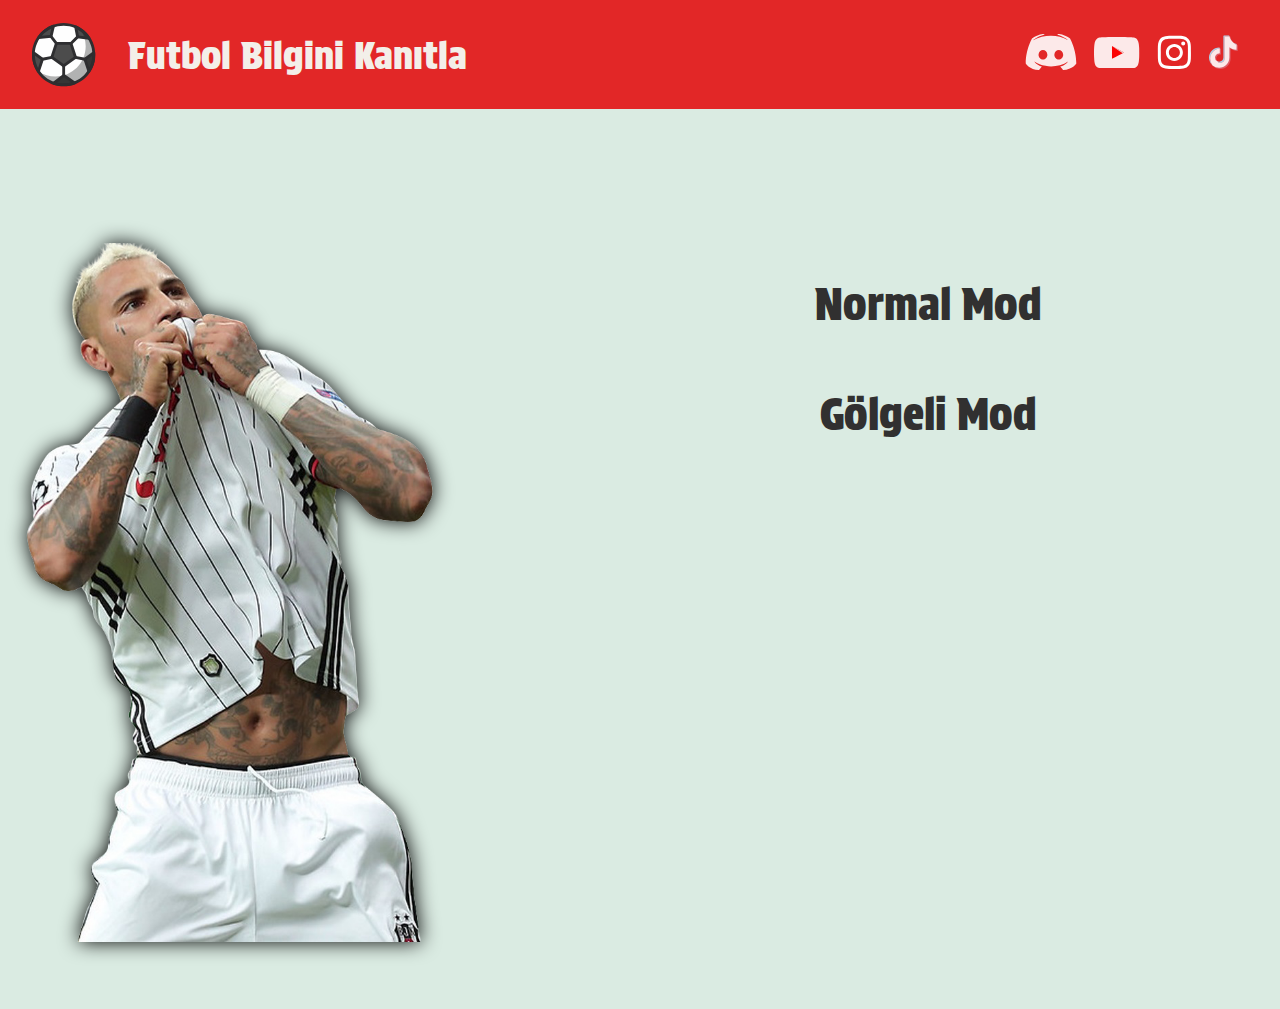
<file: index.html>
<!DOCTYPE html>
<html lang="tr">
<head>
    <meta charset="UTF-8">
    <meta name="viewport" content="width=device-width, initial-scale=1.0">
    <title>Futbol Bilgini Kanıtla</title>
    <meta property="og:site_name" content="Futbol Bilgini Kanıtla">
    <meta property="og:type" content="website" />
    <link rel="apple-touch-icon" sizes="192x192" href="soccer192x192.png">
    <link rel="icon" type="image/png" sizes="32x32" href="soccer32x32.png">
    <link rel="icon" type="image/png" sizes="16x16" href="soccer16x16.png">
    <meta name="searchgov_custom1" content="Futbolunu Kanıtla">
    <meta name="searchgov_custom2" content="Futbol Yarışma">
    <meta name="searchgov_custom3" content="Futbolunu Kanıtla Online">
    <meta name="searchgov_custom4" content="Futbol Bilgini Göster">
    <meta name="searchgov_custom5" content="Futbol Bilgini Kanıtla">
    <meta name="application-name" content="Futbol Bilgini Kanıtla">
    <meta name="robots" content="index,follow,noodp">
    <meta name="googlebot" content="index,follow">
    <meta name="google" content="notranslate">
    <meta name="google-site-verification" content="verification_token">
    <meta name="googlebot" content="index,follow">
    <meta name="keywords" content="Futbol, Futbol oyunları, futbol oyunu, futbol bilmece oyunu, futbol oyunları, futbol oyunları, futbol    yarışması, futbol oyuncu bilme yarışması, süper lig, premier lig, süper lig oyuncu, futbolcu bulma, futbolcu bilmece, futbolcu bilgi,  futbol bilgi, futbol soru, futbol oyuncu bulmaca, icardi, semih kılıçsoy, aboubakar, messi, ronaldo, futbol test çöz, futbol testi çöz,  futbol alıştırma, futbolcu bilgi, futbol sitesi, 433, futbol oyunu, futbolcu oyunu, futbol oyun, futbolcu oyun, futbol öğrenme oyunu,    futbolcu öğrenme oyunu" />
    <meta property="article:published_time" content="2024-02-13" />
    <meta property="og:image" content="soccer32x32.png" />
    <meta name="description" content="Futbol bilgini 'kanıtla'! K.O.">
    <link rel="icon" href="soccer16x16.png" />
    <link rel="stylesheet" href="ana.css">
    <link rel="preconnect" href="https://fonts.googleapis.com">
    <link rel="preconnect" href="https://fonts.gstatic.com" crossorigin>
    <link href="https://fonts.googleapis.com/css2?family=Protest+Strike&display=swap" rel="stylesheet">
</head>
    <body>
    <header>
        <svg xmlns="http://www.w3.org/2000/svg" xmlns:xlink="http://www.w3.org/1999/xlink" width="8vw" height="auto" viewBox="0 0 512 512" id="soccer"><defs><polygon id="a" points=".001 508.412 506.643 508.412 506.643 1.352 .001 1.352 .001 508.412"></polygon><polygon id="c" points="0 .404 0 172.289 94.723 172.289 94.723 .404 0 .404"></polygon></defs><g fill="none" fill-rule="evenodd"><g><g><path fill="#FEFEFE" d="M253.323678,499.266182 C386.950424,499.266182 495.275737,390.853065 495.275737,257.118006 C495.275737,123.382947 386.950424,14.9698294 253.323678,14.9698294 C119.696931,14.9698294 11.3716179,123.382947 11.3716179,257.118006 C11.3716179,390.853065 119.696931,499.266182 253.323678,499.266182"></path><path fill="#4C4C4C" d="M349.383445 34.8525235L364.926728 115.060171 456.950549 126.412171C431.103206 86.1565824 393.700758 54.0659353 349.383445 34.8525235M455.048961 390.794635C480.448961 352.481635 495.271946 306.542459 495.271946 257.120282 495.271946 251.922341 495.052066 246.785106 494.733618 241.670635L423.29517 293.930812 455.048961 390.794635zM340.698161 482.921882L255.020549 423.536353 173.460012 485.699176C198.473325 494.456 225.329087 499.266941 253.322161 499.266941 284.143355 499.266941 313.584609 493.439176 340.698161 482.921882"></path><path fill="#010202" d="M389.233391,56.3143294 C414.610645,94.6197412 429.426048,140.536153 429.426048,189.943153 C429.426048,323.678212 321.100734,432.091329 187.473988,432.091329 C138.114585,432.091329 92.2277791,417.263918 53.9609731,391.858506 C97.2850328,457.246329 171.453033,500.385447 255.712794,500.385447 C389.33954,500.385447 497.664854,391.972329 497.664854,258.237271 C497.664854,173.901624 454.568257,99.6735059 389.233391,56.3143294" opacity=".3"></path><g transform="translate(0 2.236)"><mask id="b" fill="#fff"><use xlink:href="#a"></use></mask><path fill="#2E2E30" d="M253.325952,24.1169294 C126.181893,24.1169294 22.7470269,127.635635 22.7470269,254.882753 C22.7470269,382.122282 126.181893,485.648576 253.325952,485.648576 C380.470012,485.648576 483.897296,382.122282 483.897296,254.882753 C483.897296,127.635635 380.470012,24.1169294 253.325952,24.1169294 M253.325952,508.413282 C113.641116,508.413282 0.000758208955,394.673224 0.000758208955,254.882753 C0.000758208955,115.084694 113.641116,1.35222353 253.325952,1.35222353 C393.010788,1.35222353 506.643564,115.084694 506.643564,254.882753 C506.643564,394.673224 393.010788,508.413282 253.325952,508.413282" mask="url(#b)"></path></g><polygon fill="#4C4C4C" points="253.324 347.048 158.843 278.352 194.934 167.192 311.713 167.192 347.804 278.352"></polygon><path fill="#2E2E30" d="M172.218824,273.997276 L253.324436,332.973041 L334.43763,273.997276 L303.457212,178.575218 L203.19166,178.575218 L172.218824,273.997276 Z M253.324436,358.431571 C250.98157,358.431571 248.631122,357.7031 246.637033,356.261335 L152.156615,287.557453 C148.176018,284.658747 146.507958,279.521512 148.031958,274.824394 L184.10754,163.671924 C185.639122,158.982394 190.006406,155.810512 194.927182,155.810512 L311.714107,155.810512 C316.642466,155.810512 321.009749,158.982394 322.533749,163.671924 L358.624496,274.824394 C360.140913,279.521512 358.472854,284.651159 354.492257,287.557453 L260.011839,356.261335 C258.017749,357.7031 255.674884,358.431571 253.324436,358.431571 L253.324436,358.431571 Z"></path><path fill="#4C4C4C" d="M171.330203,29.2599941 C123.335576,46.5611706 82.4074567,78.6138765 53.9594567,119.954582 L152.41289,111.319171 L171.330203,29.2599941 Z"></path><path fill="#2E2E30" d="M155.277403 48.2472765C126.207672 61.9971588 99.988806 81.9390412 78.8499403 106.342806L143.18397 100.704747 155.277403 48.2472765zM53.9579403 131.338453C49.9318507 131.338453 46.1711343 129.198571 44.1315522 125.685218 41.91 121.875924 42.0919701 117.125688 44.5864776 113.498512 74.9224179 69.4336294 117.42003 36.5993353 167.469403 18.5545118 171.381761 17.1355118 175.764209 17.9778059 178.880448 20.7475118 181.989104 23.5172176 183.346299 27.7590412 182.413701 31.8187471L163.496388 113.877924C162.381821 118.681276 158.310239 122.224982 153.404627 122.657512L54.951194 131.292924C54.6175821 131.323276 54.2839701 131.338453 53.9579403 131.338453L53.9579403 131.338453zM374.513522 104.777353L432.493761 111.925471C413.788746 88.7737647 390.898418 69.5451765 364.899433 55.1578824L374.513522 104.777353zM456.953582 137.801353C456.498657 137.801353 456.028567 137.771 455.558478 137.710294L363.534657 126.358294C358.644209 125.758824 354.701522 122.070941 353.761343 117.229647L338.21806 37.022C337.414358 32.8712353 338.976269 28.6218235 342.259313 25.9811176 345.557522 23.3404118 350.030955 22.7257647 353.905403 24.4103529 400.201642 44.4812353 439.143254 77.6266471 466.522179 120.264941 468.902955 123.975588 468.925701 128.733412 466.582836 132.474412 464.482597 135.813235 460.835612 137.801353 456.953582 137.801353L456.953582 137.801353z"></path><g fill="#2E2E30" transform="translate(159.224 412)"><path d="M38.9249313,69.1910471 C77.3509612,78.6763412 118.294245,78.0237529 156.318424,67.3395176 L96.1090507,25.5966353 L38.9249313,69.1910471 Z M94.099797,98.6485765 C65.5380657,98.6485765 37.4009313,93.8679882 10.4845134,84.4434 C6.53424478,83.0547529 3.66063284,79.6172824 3.00857313,75.4741059 C2.34893134,71.3385176 4.01699104,67.1801647 7.34552836,64.6381059 L88.8984836,2.47528235 C92.8184239,-0.522070588 98.2092896,-0.628305882 102.265707,2.17175294 L187.950901,61.5648706 C191.408334,63.9703412 193.258364,68.0831647 192.765528,72.2642824 C192.272693,76.4454 189.50523,80.0194588 185.58529,81.5371059 C156.318424,92.8891059 125.542722,98.6485765 94.099797,98.6485765 L94.099797,98.6485765 Z"></path></g><path fill="#4C4C4C" d="M83.3521851,293.930812 L11.9137373,241.670635 C11.5877075,246.785106 11.375409,251.922341 11.375409,257.120282 C11.375409,306.542459 26.198394,352.481635 51.598394,390.794635 L83.3521851,293.930812 Z"></path><g transform="translate(0 229.883)"><mask id="d" fill="#fff"><use xlink:href="#c"></use></mask><path fill="#2E2E30" d="M22.8425612,33.8799529 C23.8358149,68.8161882 32.646203,102.7356 48.6216657,133.483129 L69.9728299,68.3608941 L22.8425612,33.8799529 Z M51.6014269,172.289365 C47.8255463,172.289365 44.2468,170.407482 42.1238149,167.197659 C14.5629194,125.644482 -0.00227462687,77.2467176 -0.00227462687,27.2326588 C-0.00227462687,21.7994824 0.232770149,16.4270118 0.56638209,11.0848941 C0.824173134,6.93412941 3.32626269,3.25383529 7.0869791,1.48577647 C10.8249493,-0.282282353 15.2680537,0.135070588 18.6193373,2.60124706 L90.0577851,54.8614235 C94.0459642,57.7677176 95.6912776,62.9125412 94.1521134,67.5944824 L62.4059045,164.458306 C61.0487104,168.601482 57.4396358,171.598835 53.1254269,172.190718 C52.6174269,172.251424 52.1018448,172.289365 51.6014269,172.289365 L51.6014269,172.289365 Z" mask="url(#d)"></path></g><path fill="#FEFEFE" d="M194.930973,167.189829 L154.844466,114.610947"></path><path fill="#2E2E30" d="M194.935522,178.5737 C191.508418,178.5737 188.126806,177.033288 185.89009,174.096641 L145.811164,121.517759 C141.997373,116.517112 142.960299,109.376582 147.949313,105.567288 C152.961075,101.750406 160.080657,102.714112 163.886866,107.714759 L203.965791,160.286053 C207.779582,165.2867 206.816657,172.427229 201.827642,176.236524 C199.765313,177.814876 197.339045,178.5737 194.935522,178.5737"></path><path fill="#FEFEFE" d="M311.715624,167.189829 L364.926728,115.066241"></path><path fill="#2E2E30" d="M311.71714,178.5737 C308.760125,178.5737 305.818275,177.435465 303.58914,175.151406 C299.19911,170.666759 299.267349,163.457935 303.763528,159.056759 L356.974633,106.933171 C361.448066,102.531994 368.658633,102.607876 373.056245,107.100112 C377.446275,111.592347 377.370454,118.801171 372.874275,123.194759 L319.670752,175.325935 C317.464364,177.488582 314.590752,178.5737 311.71714,178.5737"></path><path fill="#FEFEFE" d="M158.842501,278.348371 L83.3552179,293.927018"></path><path fill="#2E2E30" d="M83.3362627,305.313165 C78.0591284,305.313165 73.3203224,301.610106 72.2133373,296.230047 C70.9395463,290.0684 74.9049791,284.050929 81.0540537,282.783694 L156.548919,267.205047 C162.644919,265.915047 168.718173,269.891282 169.984382,276.052929 C171.258173,282.206988 167.29274,288.224459 161.143666,289.491694 L85.6488,305.077929 C84.8754269,305.237282 84.1020537,305.313165 83.3362627,305.313165"></path><g fill="#2E2E30" transform="translate(409.433 229.883)"><path d="M27.2409313,68.3533059 L48.5920955,133.475541 C64.5675582,102.7356 73.3779463,68.8161882 74.3712,33.8799529 L27.2409313,68.3533059 Z M45.6199164,172.289365 C45.1119164,172.289365 44.6039164,172.251424 44.0959164,172.190718 C39.7741254,171.598835 36.1726328,168.601482 34.8154388,164.458306 L3.06164776,67.5944824 C1.51490149,62.9125412 3.16779701,57.7677176 7.15597612,54.8614235 L78.5868418,2.60124706 C81.9457075,0.142658824 86.3812299,-0.267105882 90.1192,1.47818824 C93.8799164,3.24624706 96.382006,6.91895294 96.6473791,11.0697176 C97.0264836,17.0113059 97.2160358,22.3078941 97.2160358,27.2326588 C97.2160358,77.2391294 82.6508418,125.636894 55.0975284,167.197659 C52.9745433,170.407482 49.395797,172.289365 45.6199164,172.289365 L45.6199164,172.289365 Z"></path></g><path fill="#FEFEFE" d="M347.804096,278.348371 L423.291379,293.927018"></path><path fill="#2E2E30" d="M423.308818,305.313165 C422.543027,305.313165 421.769654,305.237282 420.996281,305.077929 L345.508997,289.491694 C339.359922,288.224459 335.39449,282.206988 336.668281,276.052929 C337.93449,269.891282 344.000161,265.922635 350.103743,267.205047 L425.591027,282.783694 C431.740101,284.050929 435.705534,290.0684 434.431743,296.230047 C433.324758,301.610106 428.585952,305.313165 423.308818,305.313165"></path><path fill="#FEFEFE" d="M253.323678,347.048459 L253.323678,423.530282"></path><path fill="#2E2E30" d="M253.325952,434.913394 C247.047982,434.913394 241.952818,429.8141 241.952818,423.531041 L241.952818,347.049218 C241.952818,340.766159 247.047982,335.666865 253.325952,335.666865 C259.603922,335.666865 264.699087,340.766159 264.699087,347.049218 L264.699087,423.531041 C264.699087,429.8141 259.603922,434.913394 253.325952,434.913394"></path></g></g></g></svg>
        <h1>Futbol Bilgini Kanıtla</h1>
        <a id="tiktoklink" href="https://tiktok.com/@kurtbeystudio" target="_blank">
            <svg xmlns="http://www.w3.org/2000/svg" fill-rule="evenodd" stroke-linejoin="round" stroke-miterlimit="2" clip-rule="evenodd" viewBox="0 0 64 64" id="tiktok"><path fill="none" d="M0 0h64v64H0z"></path><path fill="#aae1f9" d="M35 4h8c.046 0 .092.003.136.009.484.04.874.427.91.919.534 5.554 5.672 12.315 11.055 13.002a1 1 0 0 1 .899.995c0 1.872 0 6.097-.004 8.05a.999.999 0 0 1-1.043.995c-4.008-.234-7.762-1.794-10.953-4.219V41c0 9.383-7.617 17-17 17s-17-7.617-17-17 7.617-17 17-17a1 1 0 0 1 1 1v8a1 1 0 0 1-1 .999V34c-3.863 0-7 3.137-7 7s3.137 7 7 7 7-3.137 7-7V5a1 1 0 0 1 1-1Z"></path><path fill="#dd636e" d="M37 6h8c.046 0 .092.003.136.009.484.04.874.427.91.919.534 5.554 5.672 12.315 11.055 13.002a1 1 0 0 1 .899.995c0 1.872 0 6.097-.004 8.05a.999.999 0 0 1-1.043.995c-4.008-.234-7.762-1.794-10.953-4.219V43c0 9.383-7.617 17-17 17s-17-7.617-17-17 7.617-17 17-17a1 1 0 0 1 1 1v8a1 1 0 0 1-1 .999V36c-3.863 0-7 3.137-7 7s3.137 7 7 7 7-3.137 7-7V7a1 1 0 0 1 1-1Z"></path><path fill="white" id="ttarka" d="M44.202 6c.662 3.41 2.884 7.089 5.722 9.458 1.719 2.035 3.85 3.628 6.076 4.248 0 2.087-.001 5.554-.004 7.269a.999.999 0 0 1-1.043.995c-4.008-.234-7.762-1.794-10.953-4.219V41c0 9.383-7.617 17-17 17a16.928 16.928 0 0 1-10.977-4.023A16.928 16.928 0 0 1 12 43c0-9.047 7.082-16.452 16-16.971V33a1 1 0 0 1-1 .999V34c-3.863 0-7 3.137-7 7a6.994 6.994 0 0 0 3.153 5.847A6.994 6.994 0 0 0 29 50c3.863 0 7-3.137 7-7V7a1 1 0 0 1 1-1h7.202Z"></path></svg>
        </a>
        <a id="instalink" href="https://instagram.com/kurtbeystudio" target="_blank">
            <svg xmlns="http://www.w3.org/2000/svg" enable-background="new 0 0 24 24" viewBox="0 0 24 24" id="instagram"><linearGradient id="a" x1="-37.094" x2="-26.555" y1="-72.719" y2="-84.047" gradientTransform="matrix(0 -1.982 -1.8439 0 -132.522 -51.077)" gradientUnits="userSpaceOnUse"><stop offset="0" stop-color="#fd5"></stop><stop offset=".5" stop-color="#ff543e"></stop><stop offset="1" stop-color="#c837ab"></stop></linearGradient><path fill="url(#a)" d="m1.5 1.633c-1.886 1.959-1.5 4.04-1.5 10.362 0 6.336-.158 7.499.602 9.075.635 1.318 1.848 2.308 3.276 2.677 1.144.294 1.904.253 8.1.253 5.194 0 6.81.093 8.157-.255 1.996-.515 3.62-2.134 3.842-4.957.031-.394.031-13.185-.001-13.587-.236-3.007-2.087-4.74-4.526-5.091-.56-.081-.672-.105-3.54-.11-10.173.005-12.403-.448-14.41 1.633z"></path><path fill="white" id="instaarka" d="m11.998 3.139c-3.631 0-7.079-.323-8.396 3.057-.544 1.396-.465 3.209-.465 5.805 0 2.278-.073 4.419.465 5.804 1.314 3.382 4.79 3.058 8.394 3.058 3.477 0 7.062.362 8.395-3.058.545-1.41.465-3.196.465-5.804 0-3.462.191-5.697-1.488-7.375-1.7-1.7-3.999-1.487-7.374-1.487zm-.794 1.597c4.346-.007 7.811-.607 8.006 3.683.072 1.589.072 5.571 0 7.16-.189 4.137-3.339 3.683-7.211 3.683-3.412 0-5.104.121-6.244-1.02-1.157-1.157-1.019-2.811-1.019-6.245 0-4.071-.385-7.026 3.683-7.213.817-.037 1.134-.048 2.785-.05zm5.524 1.471c-.587 0-1.063.476-1.063 1.063s.476 1.063 1.063 1.063 1.063-.476 1.063-1.063-.476-1.063-1.063-1.063zm-4.73 1.243c-2.513 0-4.55 2.038-4.55 4.551s2.037 4.55 4.55 4.55 4.549-2.037 4.549-4.55-2.036-4.551-4.549-4.551zm0 1.597c1.631 0 2.953 1.323 2.953 2.954s-1.322 2.954-2.953 2.954-2.953-1.323-2.953-2.954c0-1.632 1.322-2.954 2.953-2.954z"></path></svg>    
        </a>
        <a id="youtubelink" href="https://youtube.com/@kurtbeystudio" target="_blank">
            <svg xmlns="http://www.w3.org/2000/svg" width="calc(1% + 3.5svw)" height="auto" viewBox="5.368 13.434 53.9 37.855" id="youtube"><path fill="red" d="M41.272 31.81c-4.942-2.641-9.674-5.069-14.511-7.604v15.165c5.09-2.767 10.455-5.301 14.532-7.561h-.021z"></path><path fill="#E8E0E0" d="M41.272 31.81c-4.942-2.641-14.511-7.604-14.511-7.604l12.758 8.575c.001 0-2.324 1.289 1.753-.971z"></path><path id="ytarka" fill="white" d="M27.691 51.242c-10.265-.189-13.771-.359-15.926-.803-1.458-.295-2.725-.95-3.654-1.9-.718-.719-1.289-1.816-1.732-3.338-.38-1.268-.528-2.323-.739-4.9-.323-5.816-.4-10.571 0-15.884.33-2.934.49-6.417 2.682-8.449 1.035-.951 2.239-1.563 3.591-1.816 2.112-.401 11.11-.718 20.425-.718 9.294 0 18.312.317 20.426.718 1.689.317 3.273 1.267 4.203 2.492 2 3.146 2.035 7.058 2.238 10.118.084 1.458.084 9.737 0 11.195-.316 4.836-.57 6.547-1.288 8.321-.444 1.12-.823 1.711-1.479 2.366a7.085 7.085 0 0 1-3.76 1.922c-8.883.668-16.426.813-24.987.676zM41.294 31.81c-4.942-2.641-9.674-5.09-14.511-7.625v15.166c5.09-2.767 10.456-5.302 14.532-7.562l-.021.021z"></path></svg>
        </a>
        <a href="https://discord.gg/qmeY5DDXQF" id="link" target="_blank">
            <svg xmlns="http://www.w3.org/2000/svg" enable-background="new 0 0 100 100" viewBox="0 0 100 100" id="discord"><path id="dcarka" fill="white" d="M85.22,24.958c-11.459-8.575-22.438-8.334-22.438-8.334l-1.122,1.282
				c13.623,4.087,19.954,10.097,19.954,10.097c-19.491-10.731-44.317-10.654-64.59,0c0,0,6.571-6.331,20.996-10.418l-0.801-0.962
				c0,0-10.899-0.24-22.438,8.334c0,0-11.54,20.755-11.54,46.319c0,0,6.732,11.54,24.442,12.101c0,0,2.965-3.526,5.369-6.571
				c-10.177-3.045-14.024-9.376-14.024-9.376c6.394,4.001,12.859,6.505,20.916,8.094c13.108,2.698,29.413-0.076,41.591-8.094
				c0,0-4.007,6.491-14.505,9.456c2.404,2.965,5.289,6.411,5.289,6.411c17.71-0.561,24.441-12.101,24.441-12.02
				C96.759,45.713,85.22,24.958,85.22,24.958z M35.055,63.824c-4.488,0-8.174-3.927-8.174-8.815
				c0.328-11.707,16.102-11.671,16.348,0C43.229,59.897,39.622,63.824,35.055,63.824z M64.304,63.824
				c-4.488,0-8.174-3.927-8.174-8.815c0.36-11.684,15.937-11.689,16.348,0C72.478,59.897,68.872,63.824,64.304,63.824z"></path></svg>
        </a>
    </header>
    <main>
        <div id="resim">
            <div>
                <img id="resim" src="5.png">
            </div>
        </div>
        <div id="modlar">
            <a href="normal.html">
                <div id="normal">
                    <h1>Normal Mod</h1>
                </div>
            </a>
            <a href="golgeli.html">
                <div id="golgeli">
                    <h1>Gölgeli Mod</h1>
                </div>
            </a>
        </div>
    </main>
</body>
</html>
</file>
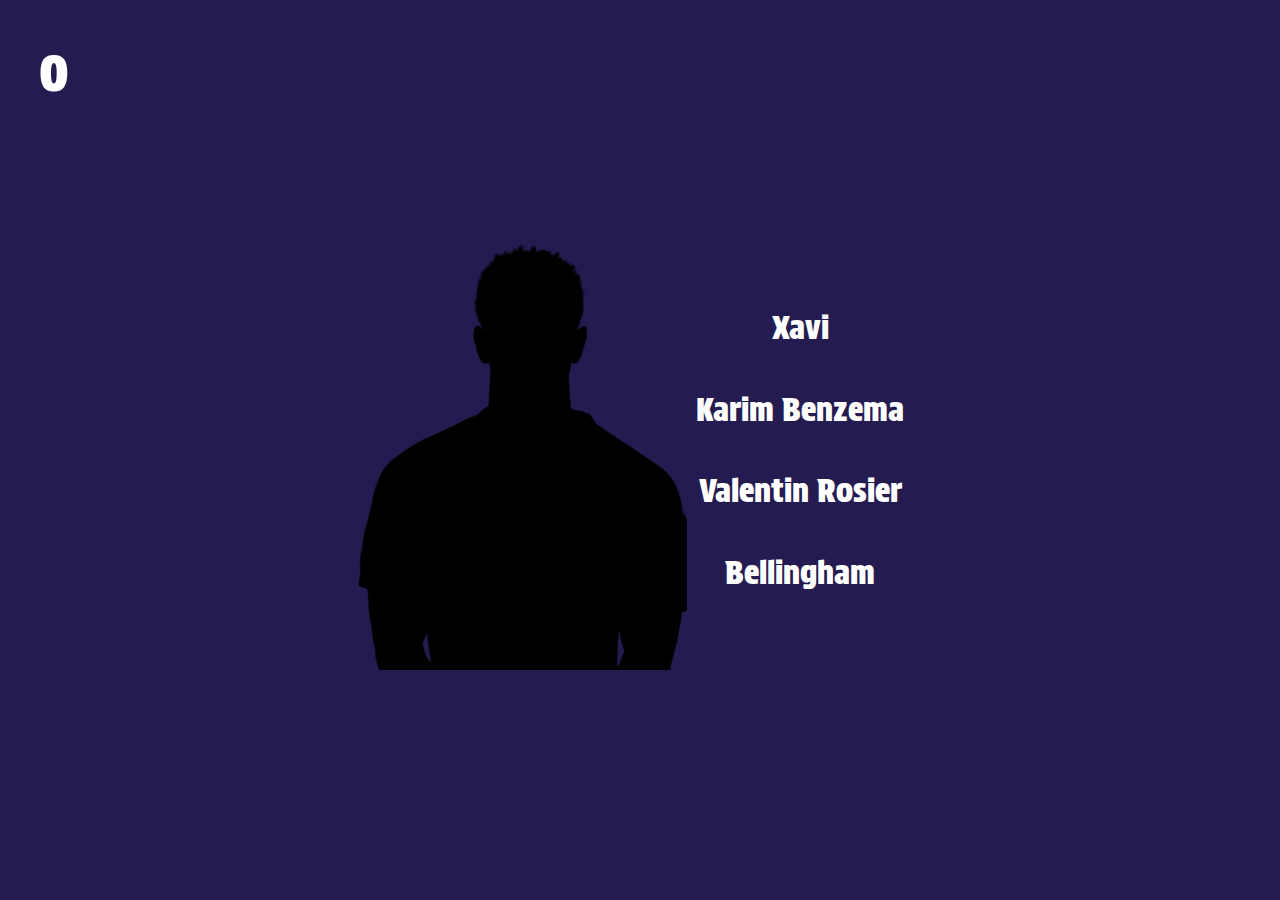
<file: golgeli.html>
<!DOCTYPE html>
<html lang="tr">
<head>
    <meta charset="UTF-8">
    <meta name="viewport" content="width=device-width, initial-scale=1.0">
    <title>Futbol Bilgini Kanıtla Normal</title>
    <meta property="og:site_name" content="Futbol Bilgini Kanıtla Gölgeli Mod">
    <meta property="og:type" content="website" />
    <link rel="apple-touch-icon" sizes="192x192" href="soccer192x192.png">
    <link rel="icon" type="image/png" sizes="32x32" href="soccer32x32.png">
    <link rel="icon" type="image/png" sizes="16x16" href="soccer16x16.png">
    <meta name="searchgov_custom1" content="Futbolunu Kanıtla">
    <meta name="searchgov_custom2" content="Futbol Yarışma">
    <meta name="searchgov_custom3" content="Futbolunu Kanıtla Online">
    <meta name="searchgov_custom4" content="Futbol Bilgini Göster">
    <meta name="searchgov_custom5" content="Futbol Bilgini Kanıtla">
    <meta name="application-name" content="Futbol Bilgini Kanıtla">
    <meta name="robots" content="index,follow,noodp">
    <meta name="googlebot" content="index,follow">
    <meta name="google" content="notranslate">
    <meta name="google-site-verification" content="verification_token">
    <meta name="googlebot" content="index,follow">
    <meta name="keywords" content="Futbol, Futbol oyunları, futbol oyunu, futbol bilmece oyunu, futbol oyunları, futbol oyunları, futbol    yarışması, futbol oyuncu bilme yarışması, süper lig, premier lig, süper lig oyuncu, futbolcu bulma, futbolcu bilmece, futbolcu bilgi,  futbol bilgi, futbol soru, futbol oyuncu bulmaca, icardi, semih kılıçsoy, aboubakar, messi, ronaldo, futbol test çöz, futbol testi çöz,  futbol alıştırma, futbolcu bilgi, futbol sitesi, 433, futbol oyunu, futbolcu oyunu, futbol oyun, futbolcu oyun, futbol öğrenme oyunu,    futbolcu öğrenme oyunu" />
    <meta property="article:published_time" content="2024-02-13" />
    <meta property="og:image" content="soccer32x32.png" />
    <meta name="description" content="Futbol bilgini 'kanıtla'! K.O. Gölgeli Mod.">
    <link rel="icon" href="soccer16x16.png" />
    <link rel="stylesheet" href="golgeli.css">
    <link rel="preconnect" href="https://fonts.googleapis.com">
    <link rel="preconnect" href="https://fonts.gstatic.com" crossorigin>
    <link href="https://fonts.googleapis.com/css2?family=Protest+Strike&display=swap" rel="stylesheet">
</head>
<body>
    <main id="alan">
        <h1 id="skor"></h1>
        <div id="sorualani">
            <div>
                <img id="resim">
            </div>
            <div id="sklar">
            </div>
        </div>
    </main>
    <script src="golgeli.js"></script>
</body>
</html>
</file>
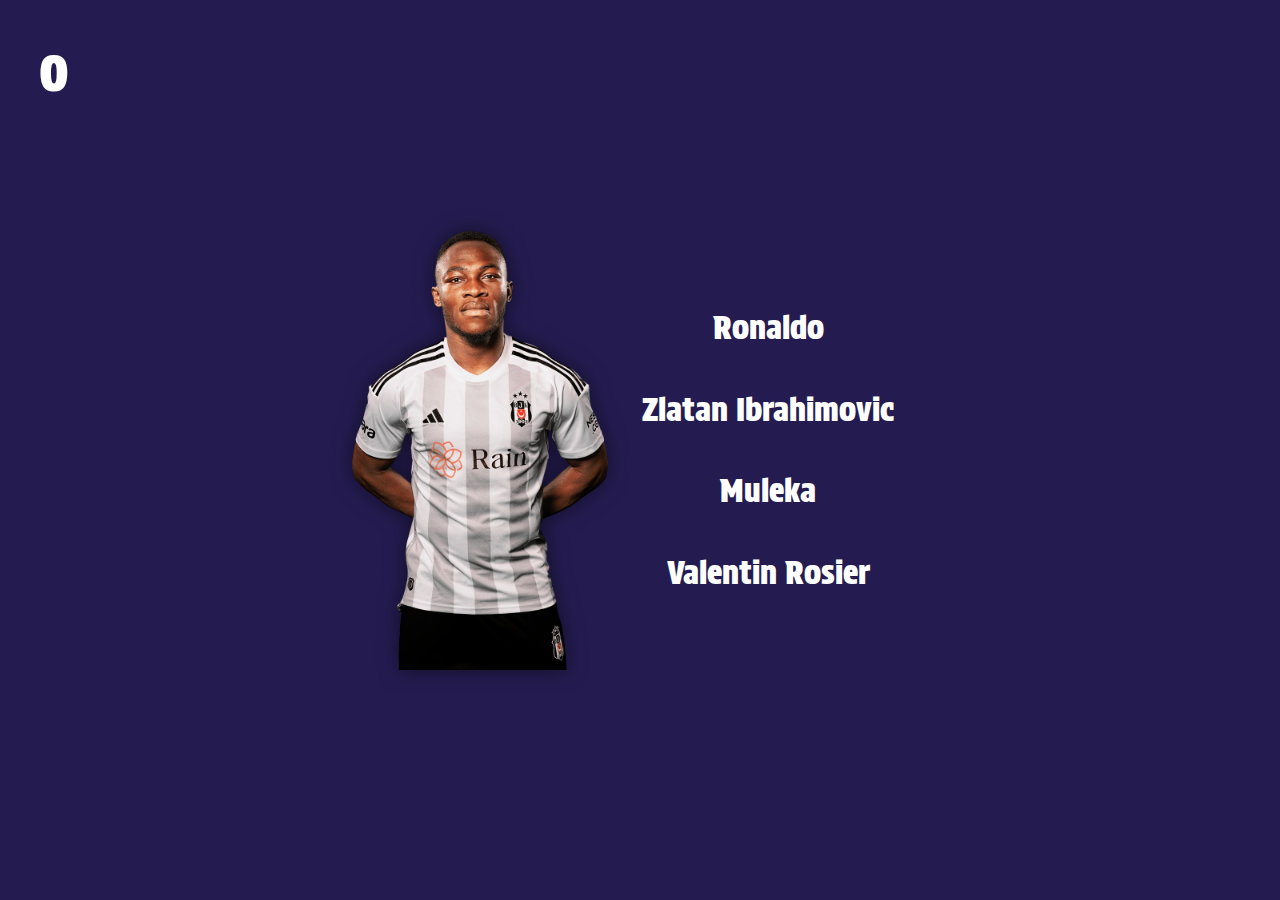
<file: normal.html>
<!DOCTYPE html>
<html lang="tr">
<head>
    <meta charset="UTF-8">
    <meta name="viewport" content="width=device-width, initial-scale=1.0">
    <title>Futbol Bilgini Kanıtla Normal Mod</title>
    <meta charset="UTF-8">
    <meta property="og:site_name" content="Futbol Bilgini Kanıtla Normal Mod">
    <meta property="og:type" content="website" />
    <link rel="apple-touch-icon" sizes="192x192" href="soccer192x192.png">
    <link rel="icon" type="image/png" sizes="32x32" href="soccer32x32.png">
    <link rel="icon" type="image/png" sizes="16x16" href="soccer16x16.png">
    <meta name="searchgov_custom1" content="Futbolunu Kanıtla">
    <meta name="searchgov_custom2" content="Futbol Yarışma">
    <meta name="searchgov_custom3" content="Futbolunu Kanıtla Online">
    <meta name="searchgov_custom4" content="Futbol Bilgini Göster">
    <meta name="searchgov_custom5" content="Futbol Bilgini Kanıtla">
    <meta name="application-name" content="Futbol Bilgini Kanıtla">
    <meta name="robots" content="index,follow,noodp">
    <meta name="googlebot" content="index,follow">
    <meta name="google" content="notranslate">
    <meta name="google-site-verification" content="verification_token">
    <meta name="googlebot" content="index,follow">
    <meta name="keywords" content="Futbol, Futbol oyunları, futbol oyunu, futbol bilmece oyunu, futbol oyunları, futbol oyunları, futbol    yarışması, futbol oyuncu bilme yarışması, süper lig, premier lig, süper lig oyuncu, futbolcu bulma, futbolcu bilmece, futbolcu bilgi,  futbol bilgi, futbol soru, futbol oyuncu bulmaca, icardi, semih kılıçsoy, aboubakar, messi, ronaldo, futbol test çöz, futbol testi çöz,  futbol alıştırma, futbolcu bilgi, futbol sitesi, 433, futbol oyunu, futbolcu oyunu, futbol oyun, futbolcu oyun, futbol öğrenme oyunu,    futbolcu öğrenme oyunu" />
    <meta property="article:published_time" content="2024-02-13" />
    <meta property="og:image" content="soccer32x32.png" />
    <meta name="description" content="Futbol bilgini 'kanıtla'! K.O. Normal Mod.">
    <link rel="icon" href="soccer16x16.png" />
    <link rel="stylesheet" href="style.css">
    <link rel="preconnect" href="https://fonts.googleapis.com">
    <link rel="preconnect" href="https://fonts.gstatic.com" crossorigin>
    <link href="https://fonts.googleapis.com/css2?family=Protest+Strike&display=swap" rel="stylesheet">
    </head>
<body>
    <main id="alan">
        <h1 id="skor"></h1>
        <div id="sorualani">
            <div>
                <img id="resim">
            </div>
            <div id="sklar">
            </div>
        </div>
    </main>
    <script src="script.js"></script>
</body>
</html>
</file>
<file: ana.css>
body{
    margin: 0;
    background-color: rgb(218, 235, 226);
    overflow: hidden;
}
::-webkit-scrollbar{
    display: none;
}
header{
    width: 100%;
    height: calc(5svh + 5svw);
    display: flex;
    align-items: center;
    background-color: rgb(226, 39, 39);
}
header #soccer{
    margin-left: 2.5vw;
    width: 5vw;
    display: inline-block;
}
header h1{
    position: relative;
    margin-left: 2.5vw;
    display: inline-block;
    user-select: none;
    cursor: pointer;
    font-family: "Protest Strike", sans-serif;
    font-weight: 400;
    font-style: normal;
    color: rgb(243, 239, 233);
    font-size: 3svw;
}
#tiktoklink{
    position: absolute;
    right: calc(1% + 2svw);
    width: calc(2% + 1svw);
    opacity: .9;
}
#instalink{
    position: absolute;
    right: calc(4.5% + 2svw);
    width: calc(2.5% + 1svw);
}
#youtubelink{
    position: absolute;
    right: calc(9% + 2svw);
    opacity: .9;
}
#ytarka{
    transition: all .2s ease;
}
#ytarka:hover{
    fill: rgba(82, 0, 0, 0.2);
}
#instaarka{
    transition: all .2s ease;
}
#instaarka:hover{
    fill: rgb(216, 204, 37);
}
#ttarka{
    transition: all .2s ease;
}
#ttarka:hover{
    fill: rgb(41, 38, 38)
}
#link{
    position: absolute;
    right: calc(12% + 3.5svw);
    width: calc(2.5% + 2svw);
}
#discord{
    margin: 0;
    position: relative;
    width: calc(5% + 4svw);
    opacity: .9;
}
#dcarka{
    transition: all .2s ease;
}
#dcarka:hover{
    fill: #6665d2;
}
main{
    display: flex;
    align-items: center;
    text-align: center;
    justify-content: flex-start;
    height: 100svh;
    width: 100svw;
}
main div #resim{
    position: relative;
    margin-top: calc(-30svw + 50svh);
    max-height: 75%;
    display: flex;
    flex-direction: row;
    flex-wrap: wrap;
    align-content: center;
    justify-content: space-evenly;
    align-items: center;
    perspective: 1000px;
    max-height: fit-content;
    margin-left: 1.5svw;
}
main div div img{
    display: inline-block;
    height: calc(35svh + 30svw);
    max-height: 120%;
    filter: drop-shadow(0px 0px 10px rgb(0, 0, 0));
    transition: all .45s ease;
}
main div div img:hover{
    transform: rotateY(12.5deg);
    scale: 1.125;
    cursor: pointer;
    filter: drop-shadow(0px 0px 10px rgba(0, 0, 0, 1));
}
main #modlar{
    display: inline-flex;
    align-self: flex-start;
    justify-content: center;
    align-items: center;
    margin-top: 7.5svw;
    width: 35svw;
    height: calc(20svh + 10svw);
    position: absolute;
    right: 10svw;
    flex-wrap: wrap;
    flex-direction: column;
    align-content: center;
}
main div a {
    text-decoration: none;
}
main div div{
    width: 100%;
}
main div div h1{
    font-size: calc(2svh + 2svw);
    color: rgb(49, 48, 48);
    width: 100%;
    user-select: none;
    cursor: pointer;
    font-family: "Protest Strike", sans-serif;
    font-weight: 400;
    font-style: normal;
    transition: all .35s ease;
}
main div div h1:hover{
    color: rgb(49, 48, 48);
    text-shadow: 0px 0px 10px rgba(0, 0, 0, .5);
}
</file>
<file: golgeli.css>
body{
    margin: 0;
    background-color: rgb(36, 28, 80);
}
::-webkit-scrollbar{
    display: none;
}
main{
    display: flex;
    align-items: center;
    text-align: center;
    justify-content: center;
    height: 100dvh;
}
main #skor{
    position: absolute;
    top: 1svh;
    left: 3svw;
    font-size: 50px;
    user-select: none;
    cursor: pointer;
    font-family: "Protest Strike", sans-serif;
    font-weight: 400;
    font-style: normal;
    color: white;
}
main button{
    position: absolute;
    top: 1rem;
    display: flex;
    align-items: center;
    justify-self: flex-end;
    justify-content: center;
    text-align: center;
    color: white;
    border: 2px solid white;
    border-radius: 10px;
    background: transparent;
    height: 10svh;
    width: 10svw;
    user-select: none;
    font-size: 20px;
    cursor: pointer;
    font-family: "Protest Strike", sans-serif;
    font-weight: 400;
    font-style: normal;
}
main div{
    max-height: 75%;
    display: flex;
    flex-direction: row;
    flex-wrap: wrap;
    align-content: center;
    justify-content: space-evenly;
    align-items: center;
}
main div div{
    max-height: 75%;
    perspective: 1000px;
    display: flex;
    align-items: center;
    width: 500px;
    max-width: 25svw;
    max-height: fit-content;
}
main div div img{
    display: inline-block;
    height: 27.5em;
    max-height: 120%;
    filter: drop-shadow(0px 0px 10px rgba(0, 0, 0, .5));
    transition: all .25s ease;
    filter: brightness(0);
}
main div div img:hover{
    transform: rotateY(12.5deg);
    scale: 1.125;
    cursor: pointer;
    filter: drop-shadow(0px 0px 10px rgba(0, 0, 0, 1));
    filter: brightness(0);
}
main div div div{
    width: 100%;
}
main div div div h1{
    color: white;
    width: 100%;
    user-select: none;
    cursor: pointer;
    font-family: "Protest Strike", sans-serif;
    font-weight: 400;
    font-style: normal;
    transition: all .35s ease;
}
main div div div h1:hover{
    color: rgb(151, 137, 137);
    text-shadow: 0px 0px 10px rgba(0, 0, 0, .8);
}
</file>
<file: style.css>
body{
    margin: 0;
    background-color: rgb(36, 28, 80);
}
::-webkit-scrollbar{
    display: none;
}
main{
    display: flex;
    align-items: center;
    text-align: center;
    justify-content: center;
    height: 100dvh;
}
main #skor{
    position: absolute;
    top: 1svh;
    left: 3svw;
    font-size: 50px;
    user-select: none;
    cursor: pointer;
    font-family: "Protest Strike", sans-serif;
    font-weight: 400;
    font-style: normal;
    color: white;
}
main div{
    max-height: 75%;
    display: flex;
    flex-direction: row;
    flex-wrap: wrap;
    align-content: center;
    justify-content: space-evenly;
    align-items: center;
}
main button{
    position: absolute;
    top: 1rem;
    display: flex;
    align-items: center;
    justify-self: flex-end;
    justify-content: center;
    text-align: center;
    color: white;
    border: 2px solid white;
    border-radius: 10px;
    background: transparent;
    height: 10svh;
    width: 10svw;
    user-select: none;
    font-size: 20px;
    cursor: pointer;
    font-family: "Protest Strike", sans-serif;
    font-weight: 400;
    font-style: normal;
}
main div div{
    max-height: 75%;
    perspective: 1000px;
    display: flex;
    align-items: center;
    max-width: 25svw;
    max-height: fit-content;
}
main div div img{
    display: inline-block;
    height: 27.5em;
    max-height: 120%;
    filter: drop-shadow(0px 0px 10px rgba(0, 0, 0, .5));
    transition: all .45s ease;
}
main div div img:hover{
    transform: rotateY(12.5deg);
    scale: 1.125;
    cursor: pointer;
    filter: drop-shadow(0px 0px 10px rgba(0, 0, 0, 1));
}
main div div div{
    width: 100%;
}
main div div div h1{
    color: white;
    width: 100%;
    user-select: none;
    cursor: pointer;
    font-family: "Protest Strike", sans-serif;
    font-weight: 400;
    font-style: normal;
    transition: all .35s ease;
}
main div div div h1:hover{
    color: rgb(151, 137, 137);
    text-shadow: 0px 0px 10px rgba(0, 0, 0, .8);
}
</file>
